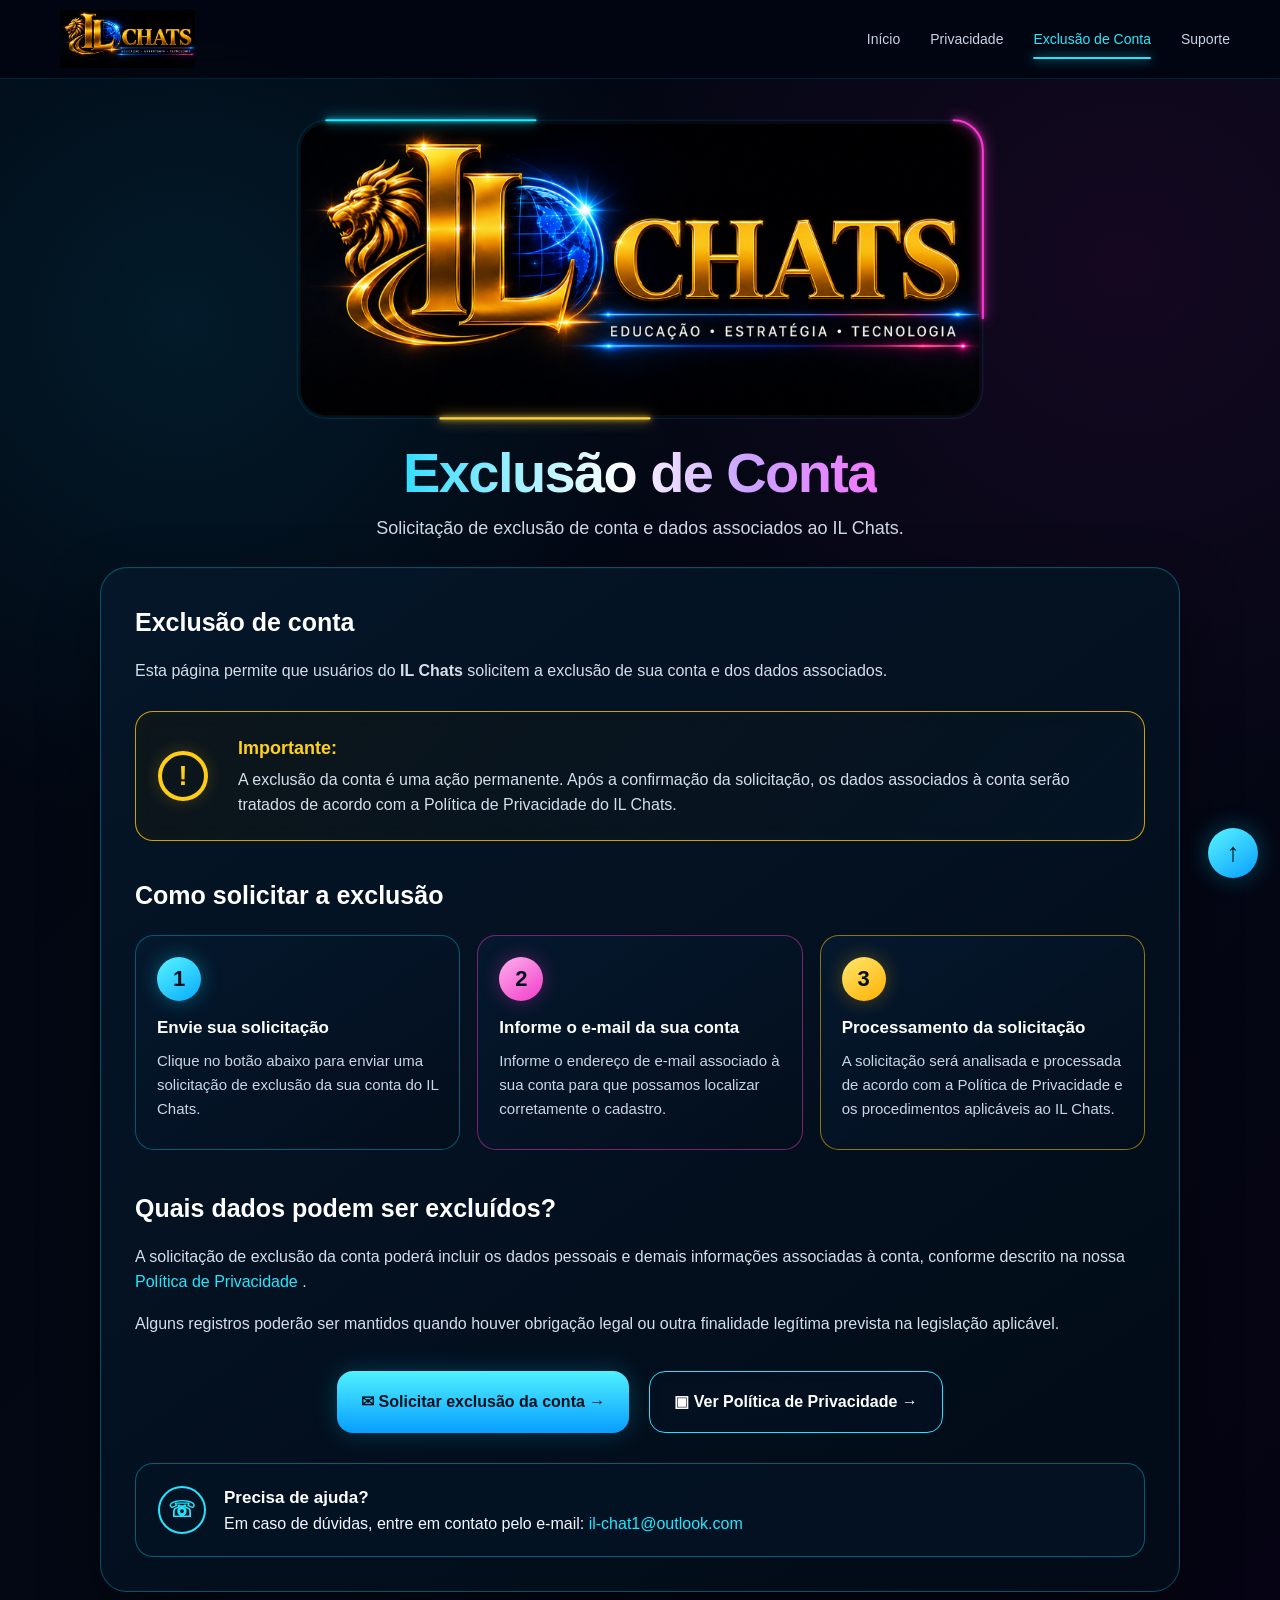
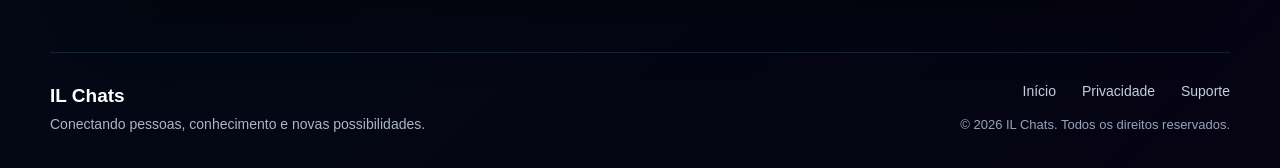
<file: exclusao-conta.html>
<!DOCTYPE html>
<html lang="pt-BR">

<head>

    <meta charset="UTF-8">

    <meta
        name="viewport"
        content="width=device-width, initial-scale=1.0"
    >

    <!-- =========================================================
         SEO — IL CHATS
    ========================================================== -->

    <title>Exclusão de Conta | IL Chats</title>

    <meta
        name="description"
        content="Página oficial do IL Chats para solicitar a exclusão da conta e dos dados associados. Consulte nossa Política de Privacidade e saiba como solicitar a remoção da sua conta."
    >

    <meta
        name="keywords"
        content="IL Chats, excluir conta IL Chats, exclusão de conta IL Chats, apagar conta IL Chats, remover conta IL Chats, excluir dados IL Chats, privacidade IL Chats, aplicativo IL Chats"
    >

    <meta
        name="author"
        content="IL Chats"
    >

    <meta
        name="application-name"
        content="IL Chats"
    >

    <meta
        name="robots"
        content="index, follow, max-image-preview:large, max-snippet:-1, max-video-preview:-1"
    >

    <meta
        name="googlebot"
        content="index, follow, max-image-preview:large, max-snippet:-1, max-video-preview:-1"
    >

    <meta
        name="theme-color"
        content="#020611"
    >

    <meta
        name="color-scheme"
        content="dark"
    >


    <!-- =========================================================
         CANONICAL
    ========================================================== -->

    <link
        rel="canonical"
        href="https://il-bate-papo.github.io/exclusao-conta.html"
    >


    <!-- =========================================================
         FAVICON / APP
    ========================================================== -->

    <link
        rel="icon"
        href="/favicon.ico?v=6"
        sizes="any"
    >

    <link
        rel="shortcut icon"
        href="/favicon.ico?v=6"
    >

    <link
        rel="apple-touch-icon"
        href="/icon.svg?v=6"
    >

    <link
        rel="manifest"
        href="/manifest.webmanifest"
    >


    <!-- =========================================================
         OPEN GRAPH — WHATSAPP / FACEBOOK / LINKEDIN
    ========================================================== -->

    <meta
        property="og:locale"
        content="pt_BR"
    >

    <meta
        property="og:type"
        content="website"
    >

    <meta
        property="og:site_name"
        content="IL Chats"
    >

    <meta
        property="og:title"
        content="Exclusão de Conta | IL Chats"
    >

    <meta
        property="og:description"
        content="Página oficial do IL Chats para solicitar a exclusão da conta e dos dados associados."
    >

    <meta
        property="og:url"
        content="https://il-bate-papo.github.io/exclusao-conta.html"
    >

    <meta
        property="og:image"
        content="https://il-bate-papo.github.io/whatsapp-preview.jpg?v=20260910-2"
    >

    <meta
        property="og:image:secure_url"
        content="https://il-bate-papo.github.io/whatsapp-preview.jpg?v=20260910-2"
    >

    <meta
        property="og:image:type"
        content="image/jpeg"
    >

    <meta
        property="og:image:width"
        content="1200"
    >

    <meta
        property="og:image:height"
        content="630"
    >

    <meta
        property="og:image:alt"
        content="IL Chats — Educação, Estratégia e Tecnologia"
    >


    <!-- =========================================================
         X / TWITTER
    ========================================================== -->

    <meta
        name="twitter:card"
        content="summary_large_image"
    >

    <meta
        name="twitter:title"
        content="Exclusão de Conta | IL Chats"
    >

    <meta
        name="twitter:description"
        content="Página oficial para solicitar a exclusão da conta e dos dados associados ao IL Chats."
    >

    <meta
        name="twitter:image"
        content="https://il-bate-papo.github.io/whatsapp-preview.jpg?v=20260910-2"
    >


    <!-- =========================================================
         SCHEMA.ORG — GOOGLE
    ========================================================== -->

    <script type="application/ld+json">
    {
        "@context": "https://schema.org",
        "@graph": [
            {
                "@type": "Organization",
                "@id": "https://il-bate-papo.github.io/#organization",
                "name": "IL Chats",
                "url": "https://il-bate-papo.github.io/",
                "logo": {
                    "@type": "ImageObject",
                    "url": "https://il-bate-papo.github.io/logo-chats.png"
                }
            },
            {
                "@type": "WebSite",
                "@id": "https://il-bate-papo.github.io/#website",
                "name": "IL Chats",
                "url": "https://il-bate-papo.github.io/",
                "publisher": {
                    "@id": "https://il-bate-papo.github.io/#organization"
                },
                "inLanguage": "pt-BR"
            },
            {
                "@type": "WebPage",
                "@id": "https://il-bate-papo.github.io/exclusao-conta.html#webpage",
                "url": "https://il-bate-papo.github.io/exclusao-conta.html",
                "name": "Exclusão de Conta | IL Chats",
                "description": "Página oficial do IL Chats para solicitação de exclusão de conta e dados associados.",
                "isPartOf": {
                    "@id": "https://il-bate-papo.github.io/#website"
                },
                "about": {
                    "@id": "https://il-bate-papo.github.io/#organization"
                },
                "inLanguage": "pt-BR"
            }
        ]
    }
    </script>


    <!-- =========================================================
         GOOGLE ANALYTICS
    ========================================================== -->


    <!-- Google tag (gtag.js) -->
    <script async src="https://www.googletagmanager.com/gtag/js?id=G-71RYPBZGM2"></script>
    <script>
        window.dataLayer = window.dataLayer || [];

        function gtag() {
            dataLayer.push(arguments);
        }

        gtag('js', new Date());
        gtag('config', 'G-71RYPBZGM2');
    </script>





    <!-- =========================================================
         CSS
    ========================================================== -->

    <style>

        * {
            box-sizing: border-box;
        }


        html {
            scroll-behavior: smooth;
        }


        body {

            margin: 0;

            min-height: 100vh;

            font-family:
                Arial,
                Helvetica,
                sans-serif;

            color:
                #f6f8ff;

            background:

                radial-gradient(
                    circle at 14% 18%,
                    rgba(0, 204, 255, 0.10),
                    transparent 28%
                ),

                radial-gradient(
                    circle at 88% 15%,
                    rgba(255, 0, 200, 0.07),
                    transparent 30%
                ),

                linear-gradient(
                    135deg,
                    #020611,
                    #030814 55%,
                    #060313
                );

            line-height:
                1.6;
        }


        a {
            color: inherit;
        }


        /* =====================================================
           TOPO
        ====================================================== */

        .topbar {

            position:
                sticky;

            top:
                0;

            z-index:
                100;

            background:
                rgba(2, 6, 17, 0.94);

            backdrop-filter:
                blur(12px);

            border-bottom:
                1px solid rgba(0, 220, 255, 0.13);
        }


        .topbar-inner {

            width:
                min(1180px, calc(100% - 32px));

            margin:
                0 auto;

            min-height:
                78px;

            display:
                flex;

            align-items:
                center;

            justify-content:
                space-between;

            gap:
                30px;
        }


        .brand {

            display:
                flex;

            align-items:
                center;

            text-decoration:
                none;
        }


        .brand img {

            width:
                155px;

            max-height:
                58px;

            object-fit:
                contain;

            display:
                block;
        }


        .nav {

            display:
                flex;

            align-items:
                center;

            gap:
                30px;

            flex-wrap:
                wrap;
        }


        .nav a {

            position:
                relative;

            color:
                #c9d3e5;

            text-decoration:
                none;

            font-size:
                14px;

            padding:
                9px 0;

            transition:
                color .2s ease;
        }


        .nav a:hover {

            color:
                #ffffff;
        }


        .nav a.active {

            color:
                #22ecff;
        }


        .nav a.active::after {

            content:
                "";

            position:
                absolute;

            left:
                0;

            right:
                0;

            bottom:
                0;

            height:
                2px;

            border-radius:
                10px;

            background:
                #20e6ff;

            box-shadow:
                0 0 12px #20e6ff;
        }


        /* =====================================================
           CONTAINER
        ====================================================== */

        .container {

            width:
                min(1080px, calc(100% - 30px));

            margin:
                0 auto;

            padding:
                32px 0 55px;
        }


        /* =====================================================
           HERO
        ====================================================== */

        .hero {

            text-align:
                center;

            padding:
                12px 0 24px;
        }


        /* =====================================================
           LOGOTIPO
        ====================================================== */

        .logo-box {

            position:
                relative;

            width:
                min(680px, 96%);

            margin:
                0 auto 28px;

            border-radius:
                30px;

            background:
                #000;

            overflow:
                visible;
        }


        .logo-image-wrap {

            position:
                relative;

            z-index:
                2;

            overflow:
                hidden;

            border-radius:
                27px;

            background:
                #000;

            border:
                1px solid rgba(255,255,255,.04);
        }


        .logo-image-wrap img {

            display:
                block;

            width:
                100%;

            height:
                auto;

            background:
                #000;

            border-radius:
                27px;
        }


        /*
           SVG fica exatamente sobre a moldura.
           Nenhuma parte do neon atravessa o centro.
        */

        .logo-neon {

            position:
                absolute;

            inset:
                -7px;

            width:
                calc(100% + 14px);

            height:
                calc(100% + 14px);

            overflow:
                visible;

            pointer-events:
                none;

            z-index:
                4;
        }


        .neon-base {

            fill:
                none;

            stroke:
                rgba(0, 205, 255, 0.16);

            stroke-width:
                1.2;
        }


        /*
           Cada traço percorre o caminho inteiro,
           mas aparece apenas em um pequeno trecho.
        */

        .neon-cyan,
        .neon-pink,
        .neon-gold {

            fill:
                none;

            stroke-width:
                3;

            stroke-linecap:
                round;

            path-length:
                100;

            stroke-dasharray:
                11 89;

            animation:
                neonTravel
                6.5s
                linear
                infinite;
        }


        .neon-cyan {

            stroke:
                #20eaff;

            filter:
                drop-shadow(0 0 4px #20eaff)
                drop-shadow(0 0 9px rgba(32,234,255,.7));
        }


        .neon-pink {

            stroke:
                #ff37d1;

            stroke-dashoffset:
                -33;

            filter:
                drop-shadow(0 0 4px #ff37d1)
                drop-shadow(0 0 9px rgba(255,55,209,.7));
        }


        .neon-gold {

            stroke:
                #ffd23d;

            stroke-dashoffset:
                -66;

            filter:
                drop-shadow(0 0 4px #ffd23d)
                drop-shadow(0 0 9px rgba(255,210,61,.65));
        }


        @keyframes neonTravel {

            to {
                stroke-dashoffset:
                    -100;
            }

        }


        .hero h1 {

            margin:
                14px 0 8px;

            font-size:
                clamp(37px, 6vw, 56px);

            line-height:
                1.05;

            font-weight:
                900;

            letter-spacing:
                -1.6px;
        }


        .hero h1 span {

            background:
                linear-gradient(
                    90deg,
                    #33dcff 0%,
                    #ffffff 46%,
                    #caa4ff 72%,
                    #f378ff 100%
                );

            -webkit-background-clip:
                text;

            background-clip:
                text;

            color:
                transparent;
        }


        .hero-subtitle {

            max-width:
                760px;

            margin:
                12px auto 0;

            color:
                #d0d8e7;

            font-size:
                18px;
        }


        /* =====================================================
           CARTÃO PRINCIPAL
        ====================================================== */

        .main-card {

            position:
                relative;

            padding:
                34px;

            border-radius:
                27px;

            border:
                1px solid rgba(0, 211, 255, .34);

            background:

                linear-gradient(
                    145deg,
                    rgba(5, 23, 42, .96),
                    rgba(2, 11, 23, .98)
                );

            box-shadow:

                0 24px 60px rgba(0,0,0,.38),

                inset 0 1px 0 rgba(255,255,255,.025);
        }


        .main-card h2 {

            margin:
                0 0 13px;

            color:
                #fff;

            font-size:
                25px;
        }


        .main-card p {

            color:
                #d6deeb;
        }


        /* =====================================================
           IMPORTANTE
        ====================================================== */

        .notice {

            display:
                grid;

            grid-template-columns:
                62px 1fr;

            gap:
                18px;

            align-items:
                center;

            margin:
                27px 0 34px;

            padding:
                22px;

            border-radius:
                18px;

            border:
                1px solid rgba(255, 197, 0, .80);

            background:

                linear-gradient(
                    135deg,
                    rgba(30, 26, 6, .33),
                    rgba(4, 20, 37, .94)
                );

            box-shadow:
                inset 0 0 22px rgba(255, 190, 0, .03);
        }


        .notice-icon {

            width:
                50px;

            height:
                50px;

            border:
                4px solid #ffcc17;

            border-radius:
                50%;

            display:
                grid;

            place-items:
                center;

            color:
                #ffcc17;

            font-size:
                27px;

            font-weight:
                900;

            box-shadow:
                0 0 17px rgba(255, 199, 0, .20);
        }


        .notice strong {

            display:
                block;

            margin-bottom:
                4px;

            color:
                #ffd11f;

            font-size:
                18px;
        }


        .notice p {

            margin:
                0;
        }


        /* =====================================================
           ETAPAS
        ====================================================== */

        .steps-title {

            margin-top:
                26px !important;
        }


        .steps {

            display:
                grid;

            grid-template-columns:
                repeat(3, 1fr);

            gap:
                17px;

            margin:
                20px 0 36px;
        }


        .step {

            position:
                relative;

            padding:
                21px;

            min-height:
                215px;

            border-radius:
                19px;

            background:
                linear-gradient(
                    145deg,
                    rgba(5, 25, 46, .96),
                    rgba(3, 14, 28, .98)
                );

            border:
                1px solid rgba(0, 205, 255, .38);

            transition:
                transform .2s ease,
                box-shadow .2s ease;
        }


        .step:nth-child(2) {

            border-color:
                rgba(255, 60, 208, .46);
        }


        .step:nth-child(3) {

            border-color:
                rgba(255, 197, 0, .55);
        }


        .step:hover {

            transform:
                translateY(-4px);

            box-shadow:
                0 13px 30px rgba(0,0,0,.28);
        }


        .step-number {

            width:
                44px;

            height:
                44px;

            border-radius:
                50%;

            display:
                grid;

            place-items:
                center;

            margin-bottom:
                16px;

            font-weight:
                900;

            font-size:
                22px;

            color:
                #03111e;
        }


        .step:nth-child(1) .step-number {

            background:
                linear-gradient(
                    145deg,
                    #5bf5ff,
                    #05aaff
                );

            box-shadow:
                0 0 19px rgba(0, 220, 255, .36);
        }


        .step:nth-child(2) .step-number {

            background:
                linear-gradient(
                    145deg,
                    #ffb1ec,
                    #f13cc9
                );

            box-shadow:
                0 0 19px rgba(255, 60, 210, .30);
        }


        .step:nth-child(3) .step-number {

            background:
                linear-gradient(
                    145deg,
                    #ffe770,
                    #ffb000
                );

            box-shadow:
                0 0 19px rgba(255, 185, 0, .30);
        }


        .step strong {

            display:
                block;

            margin-bottom:
                9px;

            color:
                #fff;

            font-size:
                17px;

            line-height:
                1.35;
        }


        .step p {

            margin:
                0;

            font-size:
                15px;

            color:
                #cbd5e5;
        }


        /* =====================================================
           DADOS
        ====================================================== */

        .data-section {

            padding-top:
                2px;
        }


        .data-section a {

            color:
                #25e6ff;

            text-decoration:
                none;
        }


        .data-section a:hover {

            text-decoration:
                underline;
        }


        /* =====================================================
           BOTÕES
        ====================================================== */

        .button-area {

            display:
                flex;

            justify-content:
                center;

            flex-wrap:
                wrap;

            gap:
                20px;

            margin:
                34px 0 30px;
        }


        .button {

            min-width:
                280px;

            min-height:
                62px;

            padding:
                14px 24px;

            display:
                inline-flex;

            align-items:
                center;

            justify-content:
                center;

            gap:
                12px;

            border-radius:
                16px;

            text-decoration:
                none;

            font-weight:
                800;

            transition:
                transform .2s ease,
                box-shadow .2s ease;
        }


        .button:hover {

            transform:
                translateY(-3px);
        }


        .button-primary {

            color:
                #02111e;

            background:
                linear-gradient(
                    180deg,
                    #50f1ff,
                    #079eff
                );

            box-shadow:
                0 0 24px rgba(0, 207, 255, .23);
        }


        .button-primary:hover {

            box-shadow:
                0 0 35px rgba(0, 218, 255, .35);
        }


        .button-secondary {

            color:
                #fff;

            background:
                rgba(3, 17, 32, .82);

            border:
                1px solid #24e1ff;

            box-shadow:
                inset 0 0 15px rgba(255, 48, 211, .03);
        }


        /* =====================================================
           SUPORTE
        ====================================================== */

        .support {

            display:
                flex;

            align-items:
                center;

            gap:
                18px;

            margin-top:
                26px;

            padding:
                20px 22px;

            border-radius:
                18px;

            border:
                1px solid rgba(0, 215, 255, .38);

            background:
                rgba(4, 20, 38, .78);
        }


        .support-icon {

            flex:
                0 0 48px;

            width:
                48px;

            height:
                48px;

            display:
                grid;

            place-items:
                center;

            border-radius:
                50%;

            border:
                2px solid #22e5ff;

            color:
                #22e5ff;

            font-size:
                22px;

            font-weight:
                900;
        }


        .support strong {

            display:
                block;

            color:
                #fff;

            font-size:
                17px;
        }


        .support a {

            color:
                #21e7ff;

            text-decoration:
                none;
        }


        /* =====================================================
           RODAPÉ
        ====================================================== */

        footer {

            width:
                min(1180px, calc(100% - 32px));

            margin:
                0 auto;

            padding:
                5px 0 32px;
        }


        .footer-line {

            padding-top:
                25px;

            border-top:
                1px solid rgba(0, 218, 255, .16);

            display:
                flex;

            align-items:
                flex-end;

            justify-content:
                space-between;

            gap:
                25px;

            flex-wrap:
                wrap;
        }


        .footer-brand strong {

            color:
                #fff;

            font-size:
                19px;
        }


        .footer-brand p {

            margin:
                2px 0 0;

            color:
                #aab6c9;

            font-size:
                14px;
        }


        .footer-links {

            text-align:
                right;
        }


        .footer-links a {

            margin-left:
                22px;

            color:
                #c5cede;

            text-decoration:
                none;

            font-size:
                14px;
        }


        .copyright {

            margin-top:
                11px;

            color:
                #96a4ba;

            font-size:
                13px;
        }


        /* =====================================================
           VOLTAR AO TOPO
        ====================================================== */

        .back-top {

            position:
                fixed;

            right:
                22px;

            bottom:
                22px;

            width:
                50px;

            height:
                50px;

            border-radius:
                50%;

            display:
                grid;

            place-items:
                center;

            color:
                #04131f;

            text-decoration:
                none;

            font-size:
                26px;

            font-weight:
                900;

            background:
                linear-gradient(
                    145deg,
                    #5af5ff,
                    #079eff
                );

            box-shadow:
                0 0 24px rgba(0, 215, 255, .31);
        }


        /* =====================================================
           TABLET
        ====================================================== */

        @media (max-width: 850px) {

            .steps {
                grid-template-columns: 1fr;
            }

            .step {
                min-height: auto;
            }

        }


        /* =====================================================
           CELULAR
        ====================================================== */

        @media (max-width: 650px) {

            .topbar-inner {

                width:
                    calc(100% - 22px);
            }

            .brand img {

                width:
                    126px;
            }

            .nav {

                display:
                    none;
            }

            .container {

                width:
                    calc(100% - 20px);

                padding-top:
                    25px;
            }

            .hero h1 {

                font-size:
                    37px;
            }

            .hero-subtitle {

                font-size:
                    16px;
            }

            .logo-box {

                width:
                    100%;
            }

            .main-card {

                padding:
                    23px 18px;
            }

            .notice {

                grid-template-columns:
                    1fr;

                align-items:
                    start;
            }

            .button {

                width:
                    100%;

                min-width:
                    0;
            }

            .support {

                align-items:
                    flex-start;
            }

            .footer-links {

                text-align:
                    left;
            }

            .footer-links a {

                margin:
                    5px 16px 5px 0;
            }

        }


        /* =====================================================
           REDUÇÃO DE MOVIMENTO
        ====================================================== */

        @media (prefers-reduced-motion: reduce) {

            .neon-cyan,
            .neon-pink,
            .neon-gold {

                animation:
                    none;
            }

        }

    </style>

</head>


<body id="top">


    <!-- =========================================================
         CABEÇALHO
    ========================================================== -->

    <header class="topbar">

        <div class="topbar-inner">


            <a
                class="brand"
                href="/"
                aria-label="IL Chats - Página inicial"
            >

                <img
                    src="logo-chats.png"
                    alt="IL Chats"
                >

            </a>


            <nav
                class="nav"
                aria-label="Navegação principal"
            >

                <a href="/">
                    Início
                </a>

                <a href="/privacidade.html">
                    Privacidade
                </a>

                <a
                    class="active"
                    href="/exclusao-conta.html"
                >
                    Exclusão de Conta
                </a>

                <a href="mailto:il-chat1@outlook.com">
                    Suporte
                </a>

            </nav>


        </div>

    </header>


    <!-- =========================================================
         CONTEÚDO
    ========================================================== -->

    <main class="container">


        <!-- =====================================================
             HERO
        ====================================================== -->

        <section class="hero">


            <div class="logo-box">


                <!-- LOGOTIPO EXISTENTE -->

                <div class="logo-image-wrap">

                    <img
                        src="logo-chats.png"
                        alt="IL Chats — Educação, Estratégia e Tecnologia"
                    >

                </div>


                <!--
                    NEON REALMENTE CIRCULANDO PELA BORDA
                    SEM GIRAR O RETÂNGULO
                -->

                <svg
                    class="logo-neon"
                    viewBox="0 0 1000 430"
                    preserveAspectRatio="none"
                    aria-hidden="true"
                >

                    <rect
                        class="neon-base"
                        x="6"
                        y="6"
                        width="988"
                        height="418"
                        rx="42"
                        ry="42"
                        pathLength="100"
                    />

                    <rect
                        class="neon-cyan"
                        x="6"
                        y="6"
                        width="988"
                        height="418"
                        rx="42"
                        ry="42"
                        pathLength="100"
                    />

                    <rect
                        class="neon-pink"
                        x="6"
                        y="6"
                        width="988"
                        height="418"
                        rx="42"
                        ry="42"
                        pathLength="100"
                    />

                    <rect
                        class="neon-gold"
                        x="6"
                        y="6"
                        width="988"
                        height="418"
                        rx="42"
                        ry="42"
                        pathLength="100"
                    />

                </svg>


            </div>


            <h1>
                <span>Exclusão de Conta</span>
            </h1>


            <p class="hero-subtitle">

                Solicitação de exclusão de conta
                e dados associados ao IL Chats.

            </p>


        </section>


        <!-- =====================================================
             CONTEÚDO PRINCIPAL
        ====================================================== -->

        <section class="main-card">


            <h2>
                Exclusão de conta
            </h2>


            <p>

                Esta página permite que usuários do
                <strong>IL Chats</strong>
                solicitem a exclusão de sua conta
                e dos dados associados.

            </p>


            <!-- =================================================
                 IMPORTANTE
            ================================================== -->

            <div class="notice">


                <div
                    class="notice-icon"
                    aria-hidden="true"
                >
                    !
                </div>


                <div>

                    <strong>
                        Importante:
                    </strong>


                    <p>

                        A exclusão da conta é uma ação permanente.
                        Após a confirmação da solicitação,
                        os dados associados à conta serão tratados
                        de acordo com a Política de Privacidade
                        do IL Chats.

                    </p>

                </div>


            </div>


            <!-- =================================================
                 COMO SOLICITAR
            ================================================== -->

            <h2 class="steps-title">
                Como solicitar a exclusão
            </h2>


            <div class="steps">


                <article class="step">


                    <div class="step-number">
                        1
                    </div>


                    <strong>
                        Envie sua solicitação
                    </strong>


                    <p>

                        Clique no botão abaixo para enviar
                        uma solicitação de exclusão
                        da sua conta do IL Chats.

                    </p>


                </article>


                <article class="step">


                    <div class="step-number">
                        2
                    </div>


                    <strong>
                        Informe o e-mail da sua conta
                    </strong>


                    <p>

                        Informe o endereço de e-mail associado
                        à sua conta para que possamos localizar
                        corretamente o cadastro.

                    </p>


                </article>


                <article class="step">


                    <div class="step-number">
                        3
                    </div>


                    <strong>
                        Processamento da solicitação
                    </strong>


                    <p>

                        A solicitação será analisada
                        e processada de acordo com a
                        Política de Privacidade
                        e os procedimentos aplicáveis
                        ao IL Chats.

                    </p>


                </article>


            </div>


            <!-- =================================================
                 DADOS
            ================================================== -->

            <section class="data-section">


                <h2>
                    Quais dados podem ser excluídos?
                </h2>


                <p>

                    A solicitação de exclusão da conta
                    poderá incluir os dados pessoais
                    e demais informações associadas à conta,
                    conforme descrito na nossa

                    <a href="/privacidade.html">
                        Política de Privacidade
                    </a>.

                </p>


                <p>

                    Alguns registros poderão ser mantidos
                    quando houver obrigação legal
                    ou outra finalidade legítima prevista
                    na legislação aplicável.

                </p>


            </section>


            <!-- =================================================
                 BOTÕES
            ================================================== -->

            <div class="button-area">


                <a
                    class="button button-primary"
                    href="mailto:il-chat1@outlook.com?subject=Solicitação%20de%20exclusão%20de%20conta%20-%20IL%20Chats"
                >

                    ✉ Solicitar exclusão da conta →

                </a>


                <a
                    class="button button-secondary"
                    href="/privacidade.html"
                >

                    ▣ Ver Política de Privacidade →

                </a>


            </div>


            <!-- =================================================
                 SUPORTE
            ================================================== -->

            <div class="support">


                <div
                    class="support-icon"
                    aria-hidden="true"
                >
                    ☏
                </div>


                <div>


                    <strong>
                        Precisa de ajuda?
                    </strong>


                    <span>

                        Em caso de dúvidas,
                        entre em contato pelo e-mail:

                        <a href="mailto:il-chat1@outlook.com">

                            il-chat1@outlook.com

                        </a>

                    </span>


                </div>


            </div>


        </section>


    </main>


    <!-- =========================================================
         RODAPÉ
    ========================================================== -->

    <footer>


        <div class="footer-line">


            <div class="footer-brand">

                <strong>
                    IL Chats
                </strong>

                <p>
                    Conectando pessoas,
                    conhecimento e novas possibilidades.
                </p>

            </div>


            <div class="footer-links">


                <div>

                    <a href="/">
                        Início
                    </a>

                    <a href="/privacidade.html">
                        Privacidade
                    </a>

                    <a href="mailto:il-chat1@outlook.com">
                        Suporte
                    </a>

                </div>


                <div class="copyright">

                    © 2026 IL Chats.
                    Todos os direitos reservados.

                </div>


            </div>


        </div>


    </footer>


    <!-- =========================================================
         VOLTAR AO TOPO
    ========================================================== -->

    <a
        class="back-top"
        href="#top"
        title="Voltar ao topo"
        aria-label="Voltar ao topo"
    >
        ↑
    </a>


</body>

</html>
</file>
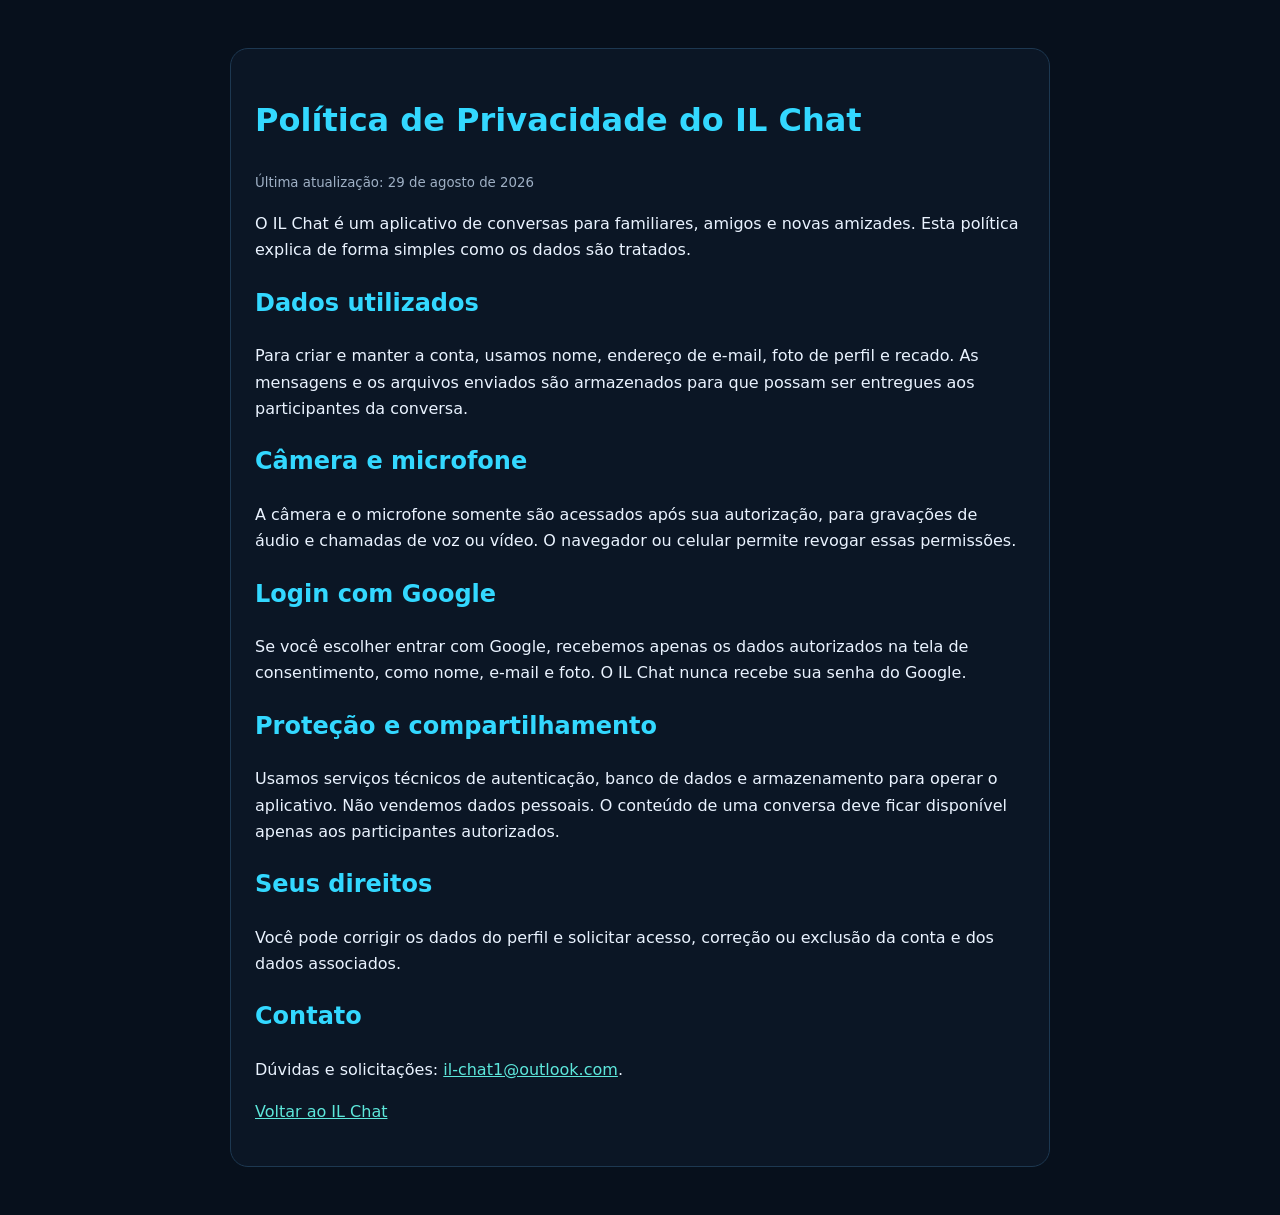
<file: privacidade.html>
<!doctype html>
<html lang="pt-BR"><head><meta charset="UTF-8"><meta name="viewport" content="width=device-width,initial-scale=1"><title>Política de Privacidade — IL Chat</title><style>body{margin:0;background:#07101c;color:#eaf3ff;font:16px/1.65 system-ui,sans-serif}main{max-width:820px;margin:auto;padding:48px 22px}h1,h2{color:#33d8ff}a{color:#5de7db}.box{background:#0b1625;border:1px solid #1d3851;border-radius:18px;padding:24px}small{color:#9fb0c5}</style></head><body><main><div class="box"><h1>Política de Privacidade do IL Chat</h1><small>Última atualização: 29 de agosto de 2026</small><p>O IL Chat é um aplicativo de conversas para familiares, amigos e novas amizades. Esta política explica de forma simples como os dados são tratados.</p><h2>Dados utilizados</h2><p>Para criar e manter a conta, usamos nome, endereço de e-mail, foto de perfil e recado. As mensagens e os arquivos enviados são armazenados para que possam ser entregues aos participantes da conversa.</p><h2>Câmera e microfone</h2><p>A câmera e o microfone somente são acessados após sua autorização, para gravações de áudio e chamadas de voz ou vídeo. O navegador ou celular permite revogar essas permissões.</p><h2>Login com Google</h2><p>Se você escolher entrar com Google, recebemos apenas os dados autorizados na tela de consentimento, como nome, e-mail e foto. O IL Chat nunca recebe sua senha do Google.</p><h2>Proteção e compartilhamento</h2><p>Usamos serviços técnicos de autenticação, banco de dados e armazenamento para operar o aplicativo. Não vendemos dados pessoais. O conteúdo de uma conversa deve ficar disponível apenas aos participantes autorizados.</p><h2>Seus direitos</h2><p>Você pode corrigir os dados do perfil e solicitar acesso, correção ou exclusão da conta e dos dados associados.</p><h2>Contato</h2><p>Dúvidas e solicitações: <a href="mailto:il-chat1@outlook.com">il-chat1@outlook.com</a>.</p><p><a href="./">Voltar ao IL Chat</a></p></div></main></body></html>
</file>
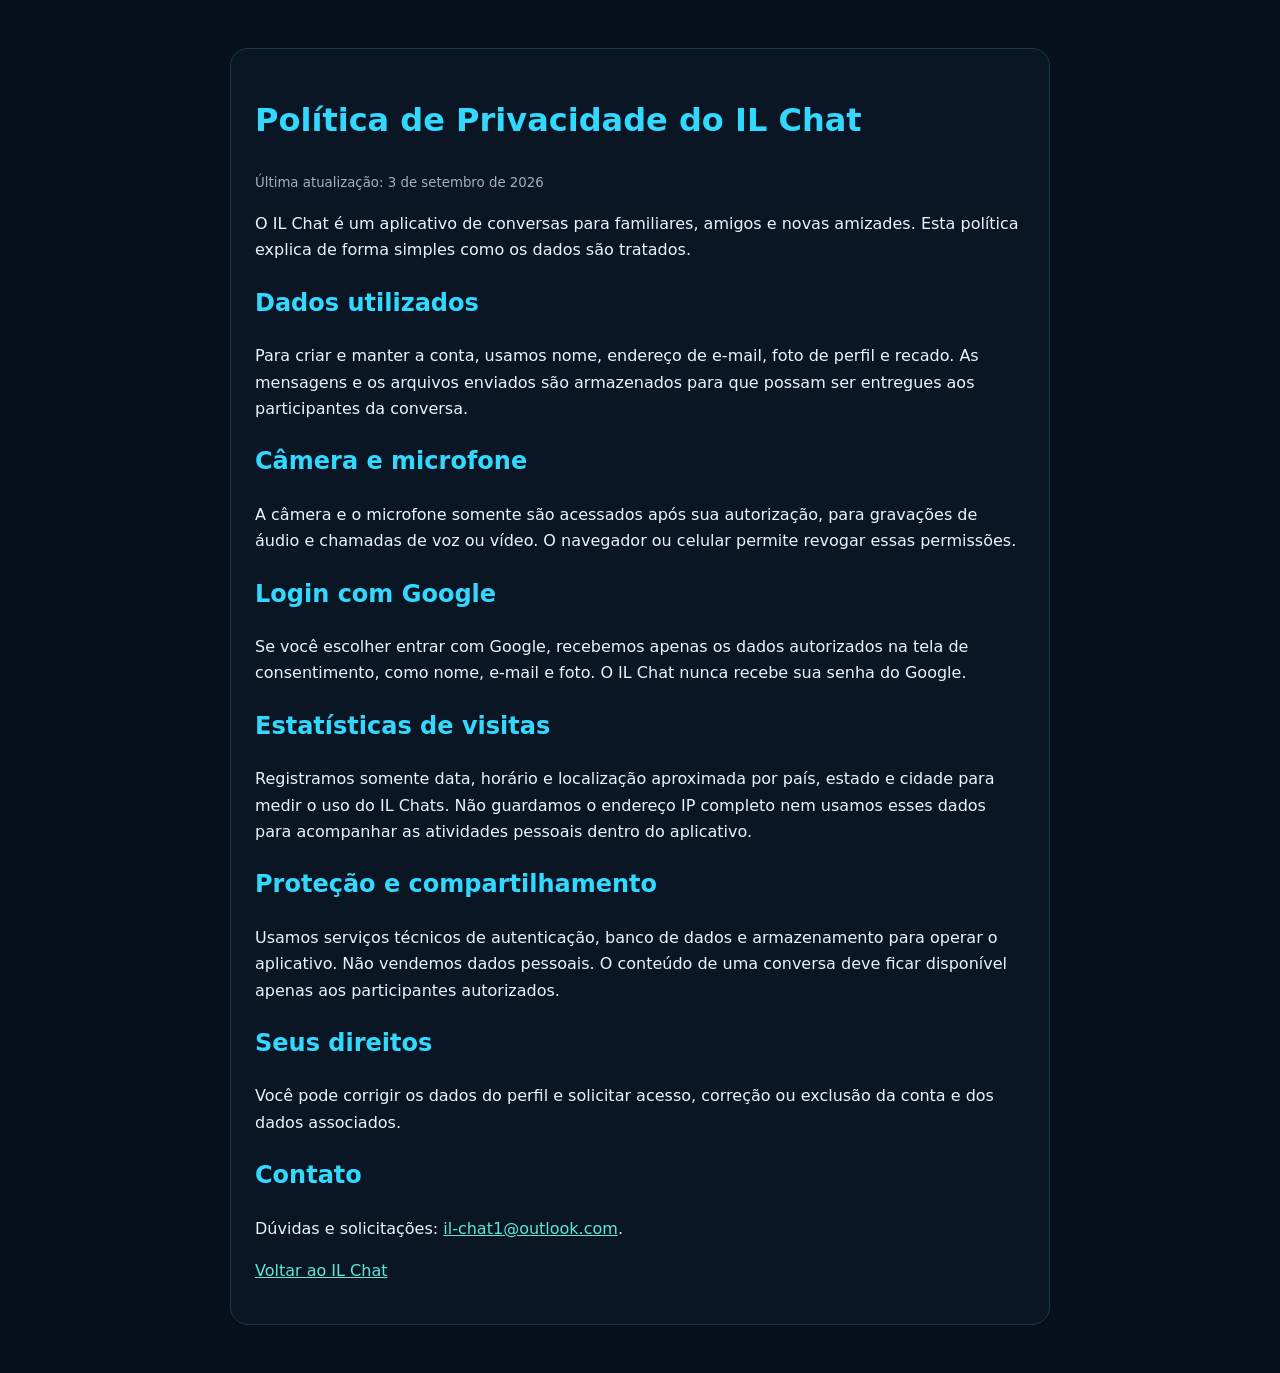
<file: privacidade1.html>
<!doctype html>
<html lang="pt-BR"><head><meta charset="UTF-8"><meta name="viewport" content="width=device-width,initial-scale=1"><title>Política de Privacidade — IL Chat</title><style>body{margin:0;background:#07101c;color:#eaf3ff;font:16px/1.65 system-ui,sans-serif}main{max-width:820px;margin:auto;padding:48px 22px}h1,h2{color:#33d8ff}a{color:#5de7db}.box{background:#0b1625;border:1px solid #1d3851;border-radius:18px;padding:24px}small{color:#9fb0c5}</style></head><body><main><div class="box"><h1>Política de Privacidade do IL Chat</h1><small>Última atualização: 3 de setembro de 2026</small><p>O IL Chat é um aplicativo de conversas para familiares, amigos e novas amizades. Esta política explica de forma simples como os dados são tratados.</p><h2>Dados utilizados</h2><p>Para criar e manter a conta, usamos nome, endereço de e-mail, foto de perfil e recado. As mensagens e os arquivos enviados são armazenados para que possam ser entregues aos participantes da conversa.</p><h2>Câmera e microfone</h2><p>A câmera e o microfone somente são acessados após sua autorização, para gravações de áudio e chamadas de voz ou vídeo. O navegador ou celular permite revogar essas permissões.</p><h2>Login com Google</h2><p>Se você escolher entrar com Google, recebemos apenas os dados autorizados na tela de consentimento, como nome, e-mail e foto. O IL Chat nunca recebe sua senha do Google.</p><h2>Estatísticas de visitas</h2><p>Registramos somente data, horário e localização aproximada por país, estado e cidade para medir o uso do IL Chats. Não guardamos o endereço IP completo nem usamos esses dados para acompanhar as atividades pessoais dentro do aplicativo.</p><h2>Proteção e compartilhamento</h2><p>Usamos serviços técnicos de autenticação, banco de dados e armazenamento para operar o aplicativo. Não vendemos dados pessoais. O conteúdo de uma conversa deve ficar disponível apenas aos participantes autorizados.</p><h2>Seus direitos</h2><p>Você pode corrigir os dados do perfil e solicitar acesso, correção ou exclusão da conta e dos dados associados.</p><h2>Contato</h2><p>Dúvidas e solicitações: <a href="mailto:il-chat1@outlook.com">il-chat1@outlook.com</a>.</p><p><a href="./">Voltar ao IL Chat</a></p></div></main></body></html>
</file>
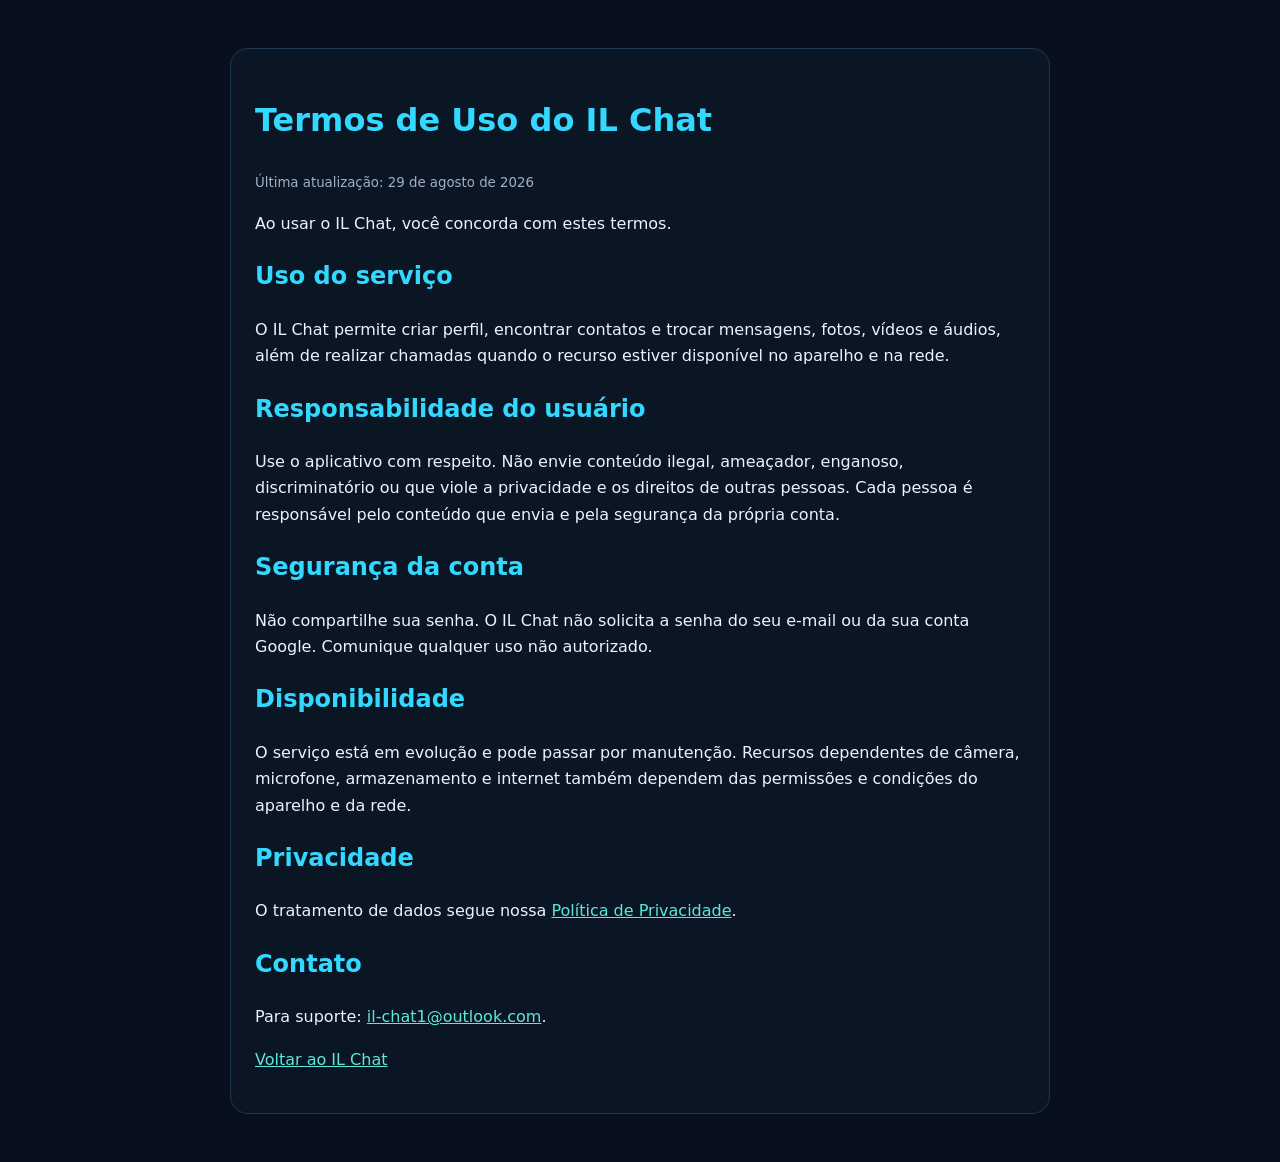
<file: termos.html>
<!doctype html>
<html lang="pt-BR"><head><meta charset="UTF-8"><meta name="viewport" content="width=device-width,initial-scale=1"><title>Termos de Uso — IL Chat</title><style>body{margin:0;background:#07101c;color:#eaf3ff;font:16px/1.65 system-ui,sans-serif}main{max-width:820px;margin:auto;padding:48px 22px}h1,h2{color:#33d8ff}a{color:#5de7db}.box{background:#0b1625;border:1px solid #1d3851;border-radius:18px;padding:24px}small{color:#9fb0c5}</style></head><body><main><div class="box"><h1>Termos de Uso do IL Chat</h1><small>Última atualização: 29 de agosto de 2026</small><p>Ao usar o IL Chat, você concorda com estes termos.</p><h2>Uso do serviço</h2><p>O IL Chat permite criar perfil, encontrar contatos e trocar mensagens, fotos, vídeos e áudios, além de realizar chamadas quando o recurso estiver disponível no aparelho e na rede.</p><h2>Responsabilidade do usuário</h2><p>Use o aplicativo com respeito. Não envie conteúdo ilegal, ameaçador, enganoso, discriminatório ou que viole a privacidade e os direitos de outras pessoas. Cada pessoa é responsável pelo conteúdo que envia e pela segurança da própria conta.</p><h2>Segurança da conta</h2><p>Não compartilhe sua senha. O IL Chat não solicita a senha do seu e-mail ou da sua conta Google. Comunique qualquer uso não autorizado.</p><h2>Disponibilidade</h2><p>O serviço está em evolução e pode passar por manutenção. Recursos dependentes de câmera, microfone, armazenamento e internet também dependem das permissões e condições do aparelho e da rede.</p><h2>Privacidade</h2><p>O tratamento de dados segue nossa <a href="privacidade.html">Política de Privacidade</a>.</p><h2>Contato</h2><p>Para suporte: <a href="mailto:il-chat1@outlook.com">il-chat1@outlook.com</a>.</p><p><a href="./">Voltar ao IL Chat</a></p></div></main></body></html>
</file>
